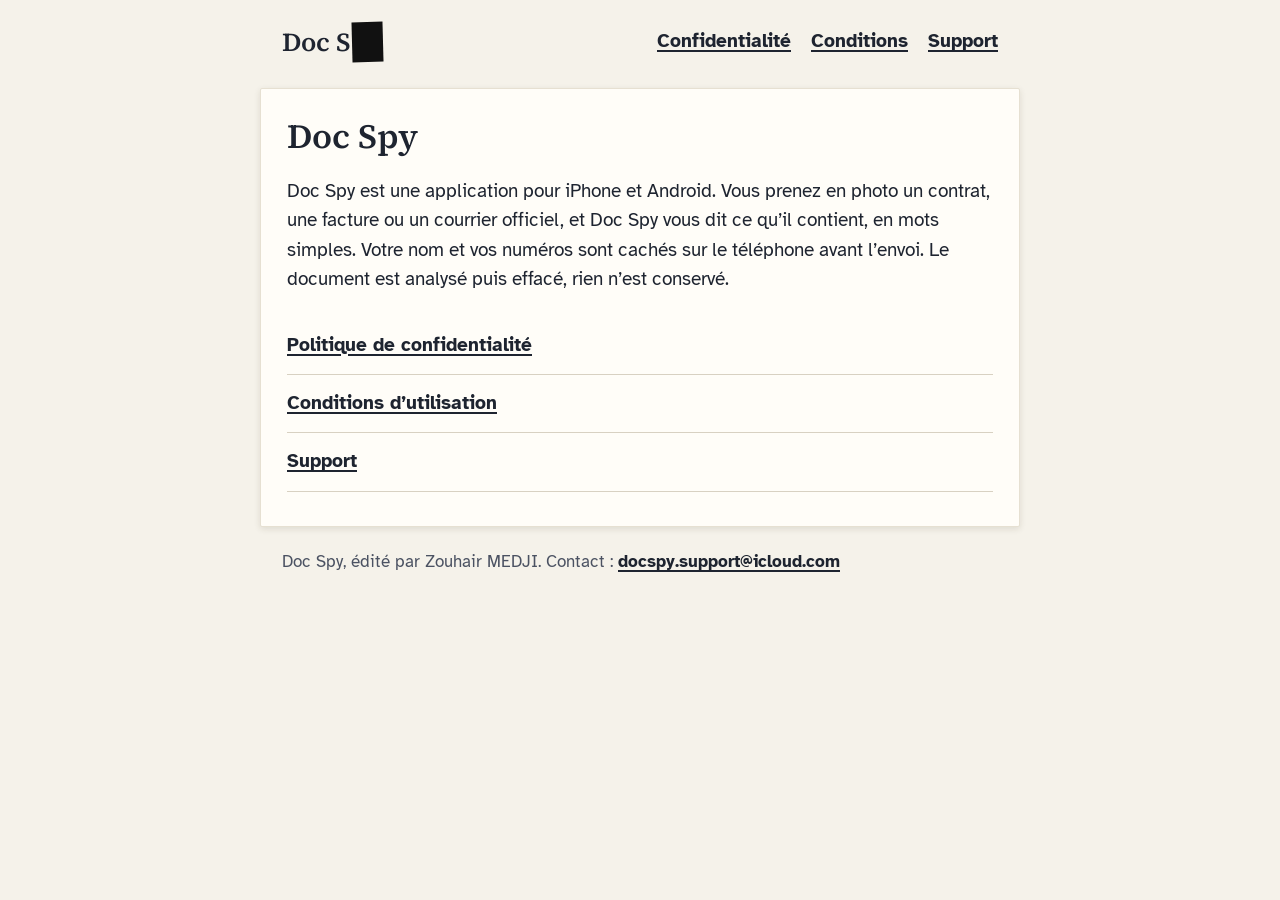
<file: index.html>
<!doctype html>
<html lang="fr">
<head>
<meta charset="utf-8">
<meta name="viewport" content="width=device-width, initial-scale=1">
<title>Accueil · Doc Spy</title>
<link rel="stylesheet" href="style.css">
</head>
<body>
<header>
  <a class="logo" href="./" aria-label="Doc Spy, accueil">Doc S<span class="caviar" aria-hidden="true">py</span></a>
  <nav>
    <a href="confidentialite.html">Confidentialité</a>
    <a href="conditions.html">Conditions</a>
    <a href="support.html">Support</a>
  </nav>
</header>
<main class="feuille">
<h1>Doc Spy</h1>
<p>Doc Spy est une application pour iPhone et Android. Vous prenez en photo un contrat, une facture ou un courrier officiel, et Doc Spy vous dit ce qu’il contient, en mots simples. Votre nom et vos numéros sont cachés sur le téléphone avant l’envoi. Le document est analysé puis effacé, rien n’est conservé.</p>
<ul class="sommaire">
  <li><a href="confidentialite.html">Politique de confidentialité</a></li>
  <li><a href="conditions.html">Conditions d’utilisation</a></li>
  <li><a href="support.html">Support</a></li>
</ul>
</main>
<footer>Doc Spy, édité par Zouhair MEDJI. Contact : <a href="mailto:docspy.support@icloud.com">docspy.support@icloud.com</a></footer>
</body>
</html>
</file>
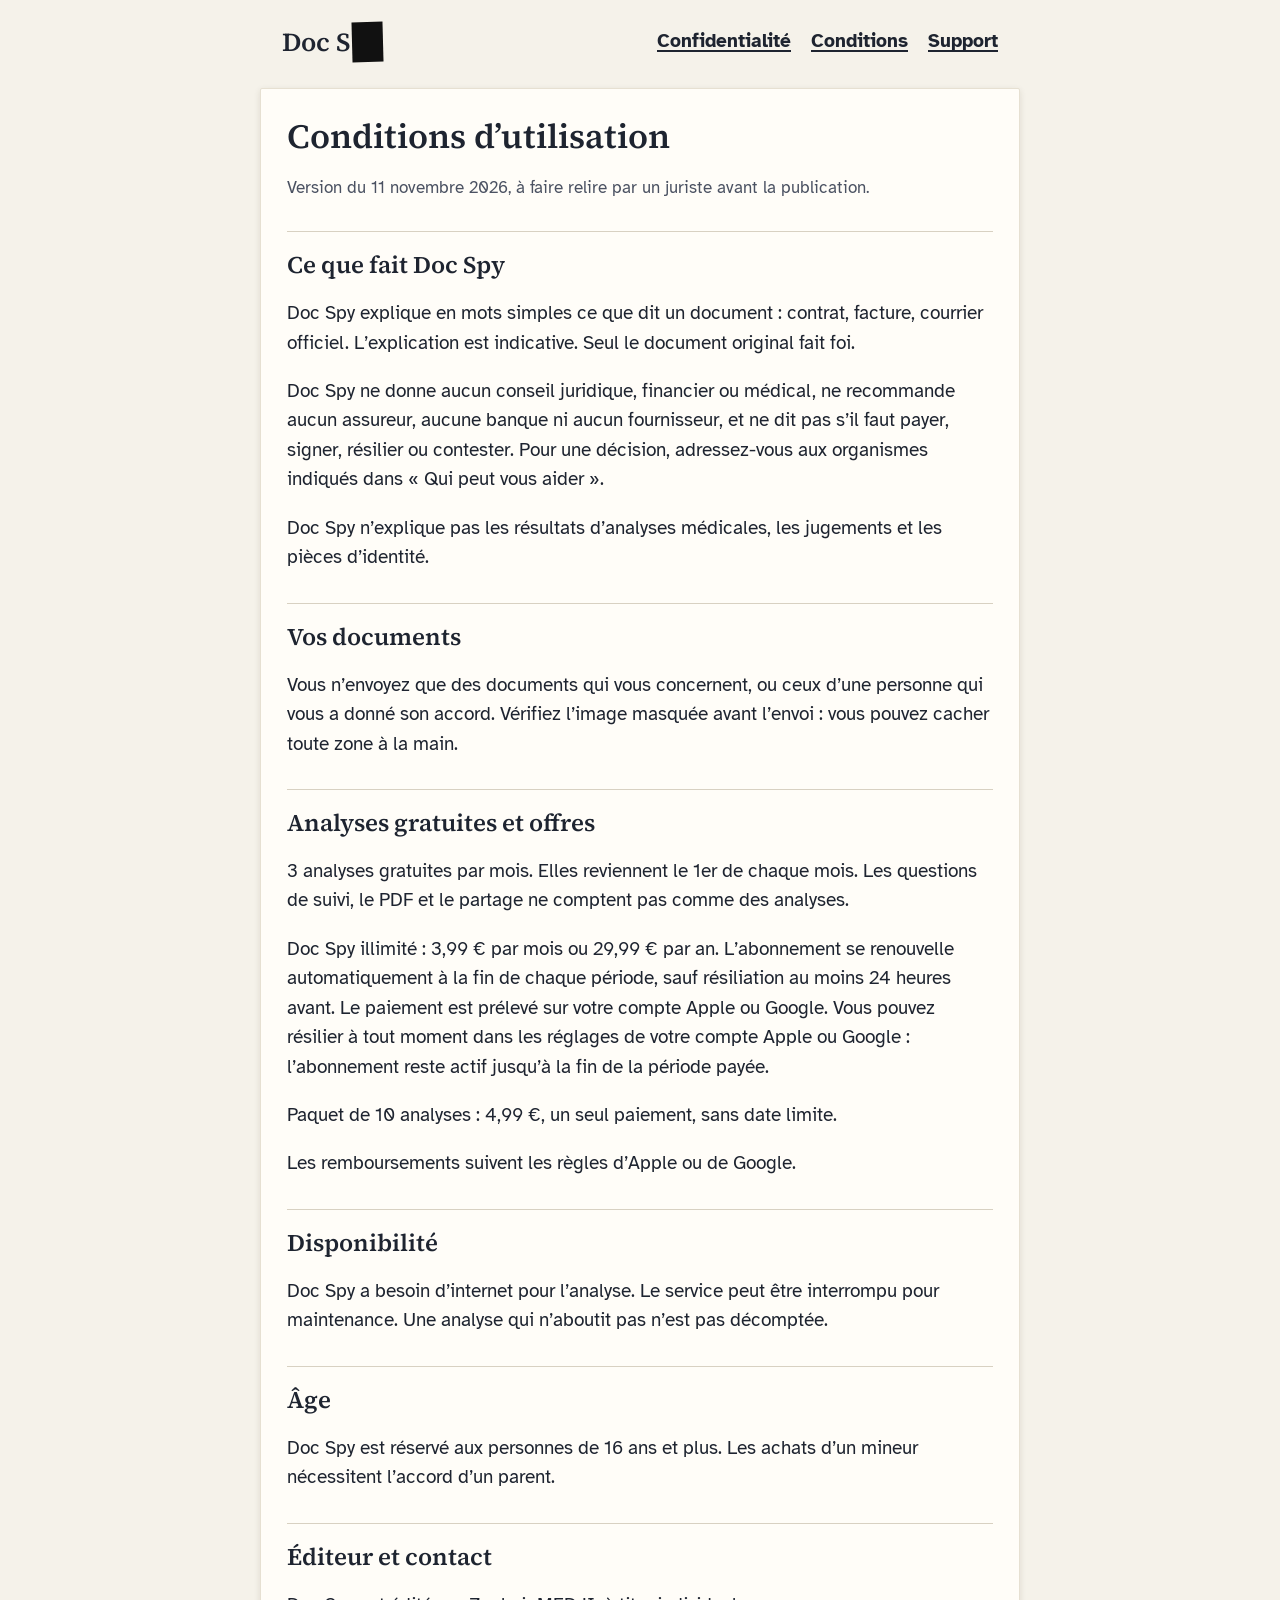
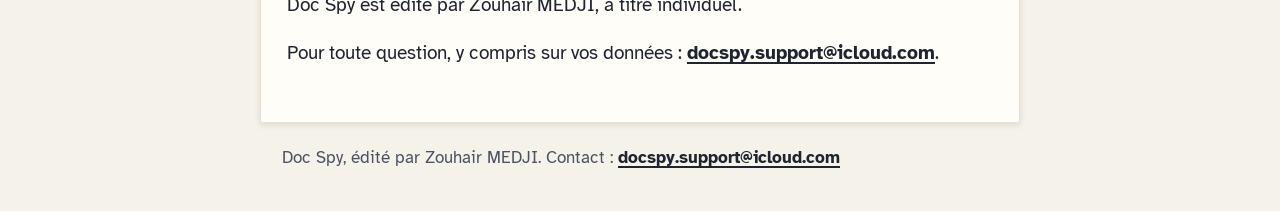
<file: conditions.html>
<!doctype html>
<html lang="fr">
<head>
<meta charset="utf-8">
<meta name="viewport" content="width=device-width, initial-scale=1">
<title>Conditions d’utilisation · Doc Spy</title>
<link rel="stylesheet" href="style.css">
</head>
<body>
<header>
  <a class="logo" href="./" aria-label="Doc Spy, accueil">Doc S<span class="caviar" aria-hidden="true">py</span></a>
  <nav>
    <a href="confidentialite.html">Confidentialité</a>
    <a href="conditions.html">Conditions</a>
    <a href="support.html">Support</a>
  </nav>
</header>
<main class="feuille">
<h1>Conditions d’utilisation</h1>
<p class="discret">Version du 11 novembre 2026, à faire relire par un juriste avant la publication.</p>
<h2>Ce que fait Doc Spy</h2>
<p>Doc Spy explique en mots simples ce que dit un document : contrat, facture, courrier officiel. L’explication est indicative. Seul le document original fait foi.</p>
<p>Doc Spy ne donne aucun conseil juridique, financier ou médical, ne recommande aucun assureur, aucune banque ni aucun fournisseur, et ne dit pas s’il faut payer, signer, résilier ou contester. Pour une décision, adressez-vous aux organismes indiqués dans « Qui peut vous aider ».</p>
<p>Doc Spy n’explique pas les résultats d’analyses médicales, les jugements et les pièces d’identité.</p>
<h2>Vos documents</h2>
<p>Vous n’envoyez que des documents qui vous concernent, ou ceux d’une personne qui vous a donné son accord. Vérifiez l’image masquée avant l’envoi : vous pouvez cacher toute zone à la main.</p>
<h2>Analyses gratuites et offres</h2>
<p>3 analyses gratuites par mois. Elles reviennent le 1er de chaque mois. Les questions de suivi, le PDF et le partage ne comptent pas comme des analyses.</p>
<p>Doc Spy illimité : 3,99 € par mois ou 29,99 € par an. L’abonnement se renouvelle automatiquement à la fin de chaque période, sauf résiliation au moins 24 heures avant. Le paiement est prélevé sur votre compte Apple ou Google. Vous pouvez résilier à tout moment dans les réglages de votre compte Apple ou Google : l’abonnement reste actif jusqu’à la fin de la période payée.</p>
<p>Paquet de 10 analyses : 4,99 €, un seul paiement, sans date limite.</p>
<p>Les remboursements suivent les règles d’Apple ou de Google.</p>
<h2>Disponibilité</h2>
<p>Doc Spy a besoin d’internet pour l’analyse. Le service peut être interrompu pour maintenance. Une analyse qui n’aboutit pas n’est pas décomptée.</p>
<h2>Âge</h2>
<p>Doc Spy est réservé aux personnes de 16 ans et plus. Les achats d’un mineur nécessitent l’accord d’un parent.</p>
<h2>Éditeur et contact</h2>
<p>Doc Spy est édité par Zouhair MEDJI, à titre individuel.</p>
<p>Pour toute question, y compris sur vos données : <a href="mailto:docspy.support@icloud.com">docspy.support@icloud.com</a>.</p>
</main>
<footer>Doc Spy, édité par Zouhair MEDJI. Contact : <a href="mailto:docspy.support@icloud.com">docspy.support@icloud.com</a></footer>
</body>
</html>
</file>
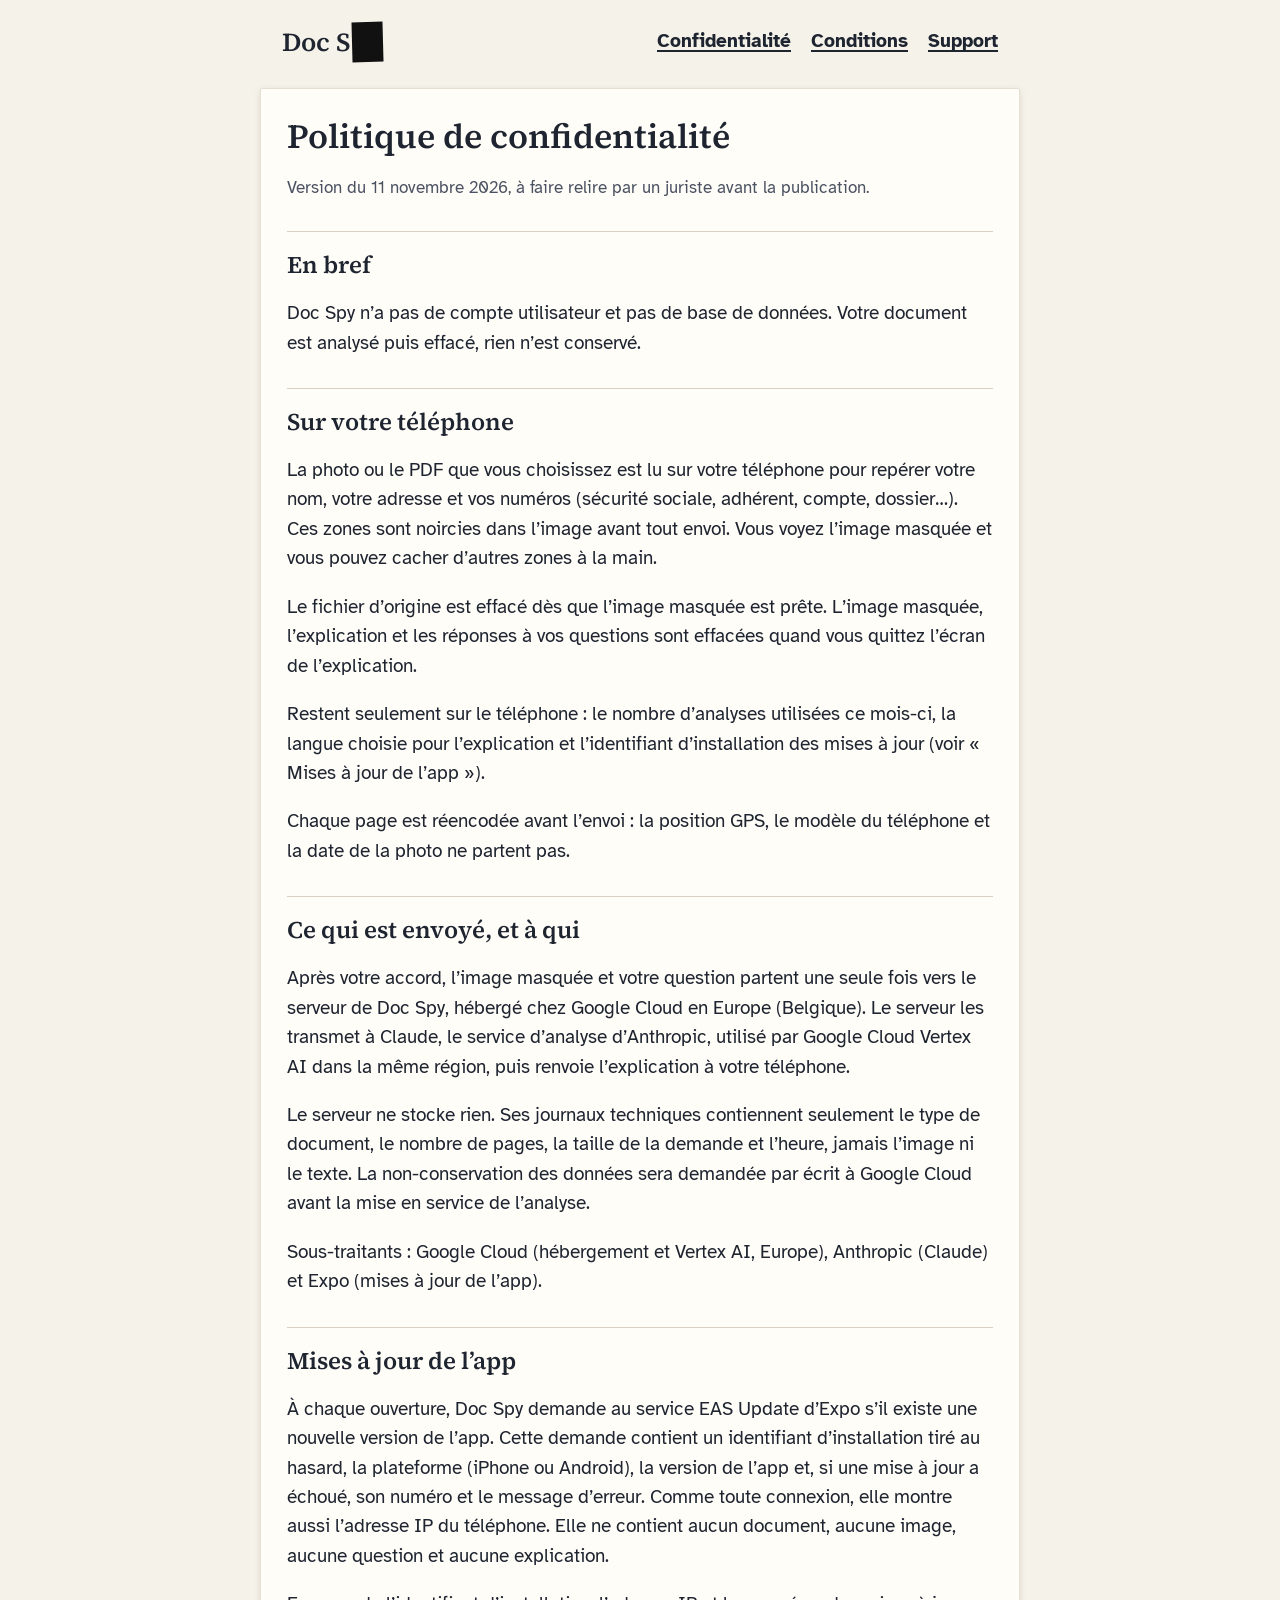
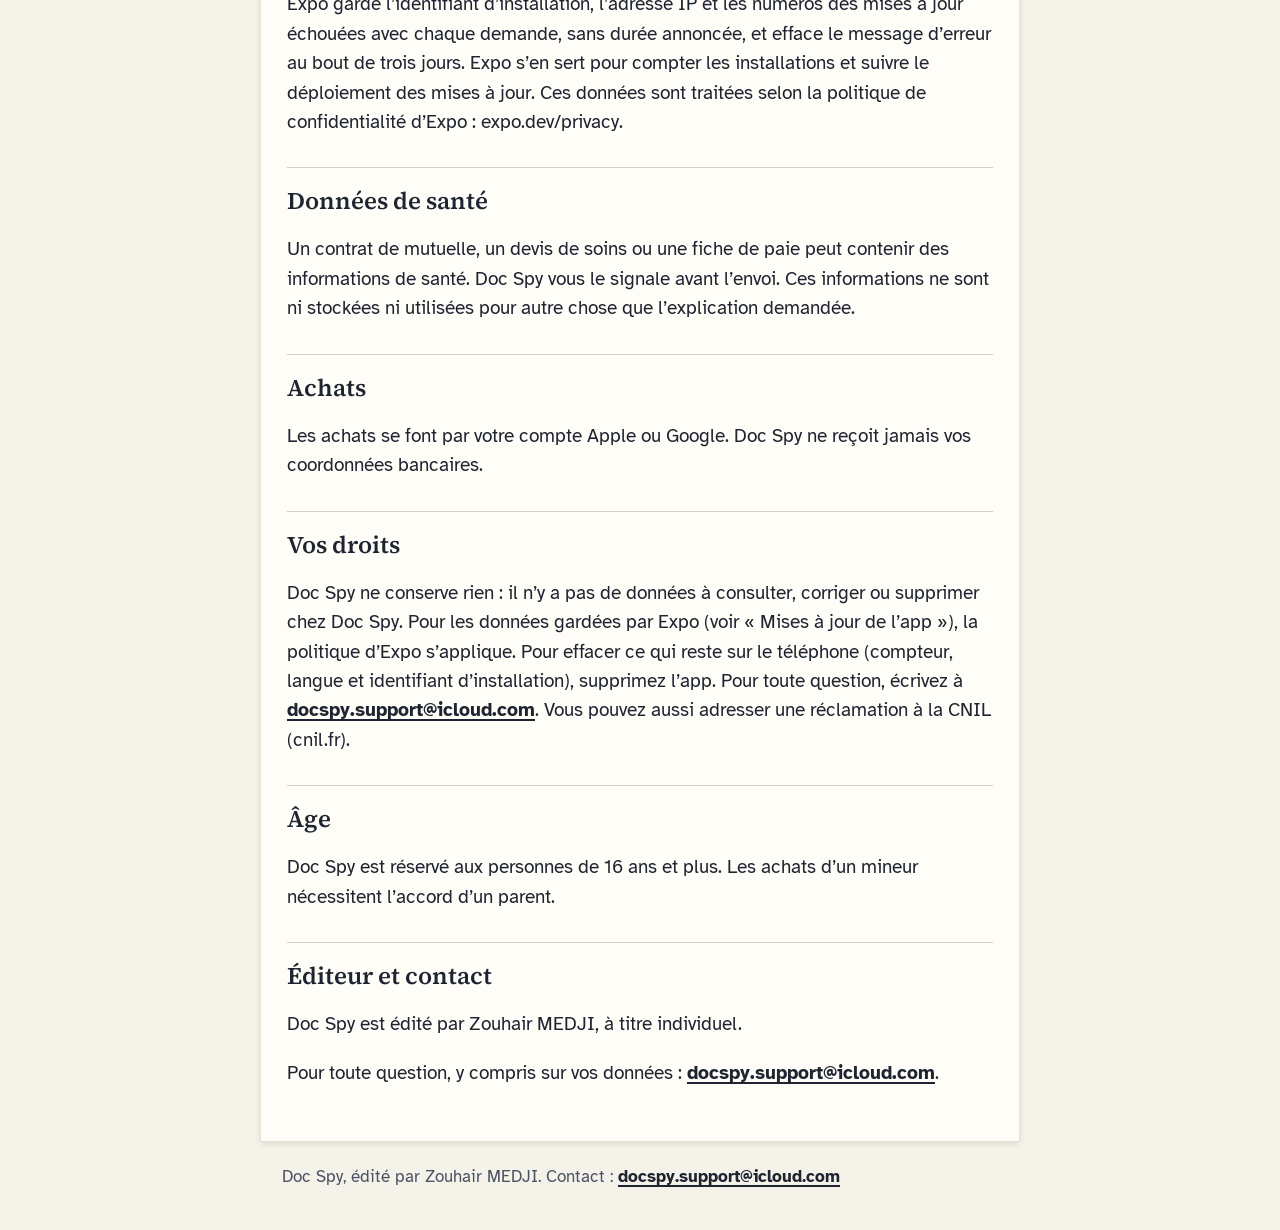
<file: confidentialite.html>
<!doctype html>
<html lang="fr">
<head>
<meta charset="utf-8">
<meta name="viewport" content="width=device-width, initial-scale=1">
<title>Politique de confidentialité · Doc Spy</title>
<link rel="stylesheet" href="style.css">
</head>
<body>
<header>
  <a class="logo" href="./" aria-label="Doc Spy, accueil">Doc S<span class="caviar" aria-hidden="true">py</span></a>
  <nav>
    <a href="confidentialite.html">Confidentialité</a>
    <a href="conditions.html">Conditions</a>
    <a href="support.html">Support</a>
  </nav>
</header>
<main class="feuille">
<h1>Politique de confidentialité</h1>
<p class="discret">Version du 11 novembre 2026, à faire relire par un juriste avant la publication.</p>
<h2>En bref</h2>
<p>Doc Spy n’a pas de compte utilisateur et pas de base de données. Votre document est analysé puis effacé, rien n’est conservé.</p>
<h2>Sur votre téléphone</h2>
<p>La photo ou le PDF que vous choisissez est lu sur votre téléphone pour repérer votre nom, votre adresse et vos numéros (sécurité sociale, adhérent, compte, dossier…). Ces zones sont noircies dans l’image avant tout envoi. Vous voyez l’image masquée et vous pouvez cacher d’autres zones à la main.</p>
<p>Le fichier d’origine est effacé dès que l’image masquée est prête. L’image masquée, l’explication et les réponses à vos questions sont effacées quand vous quittez l’écran de l’explication.</p>
<p>Restent seulement sur le téléphone : le nombre d’analyses utilisées ce mois-ci, la langue choisie pour l’explication et l’identifiant d’installation des mises à jour (voir « Mises à jour de l’app »).</p>
<p>Chaque page est réencodée avant l’envoi : la position GPS, le modèle du téléphone et la date de la photo ne partent pas.</p>
<h2>Ce qui est envoyé, et à qui</h2>
<p>Après votre accord, l’image masquée et votre question partent une seule fois vers le serveur de Doc Spy, hébergé chez Google Cloud en Europe (Belgique). Le serveur les transmet à Claude, le service d’analyse d’Anthropic, utilisé par Google Cloud Vertex AI dans la même région, puis renvoie l’explication à votre téléphone.</p>
<p>Le serveur ne stocke rien. Ses journaux techniques contiennent seulement le type de document, le nombre de pages, la taille de la demande et l’heure, jamais l’image ni le texte. La non-conservation des données sera demandée par écrit à Google Cloud avant la mise en service de l’analyse.</p>
<p>Sous-traitants : Google Cloud (hébergement et Vertex AI, Europe), Anthropic (Claude) et Expo (mises à jour de l’app).</p>
<h2>Mises à jour de l’app</h2>
<p>À chaque ouverture, Doc Spy demande au service EAS Update d’Expo s’il existe une nouvelle version de l’app. Cette demande contient un identifiant d’installation tiré au hasard, la plateforme (iPhone ou Android), la version de l’app et, si une mise à jour a échoué, son numéro et le message d’erreur. Comme toute connexion, elle montre aussi l’adresse IP du téléphone. Elle ne contient aucun document, aucune image, aucune question et aucune explication.</p>
<p>Expo garde l’identifiant d’installation, l’adresse IP et les numéros des mises à jour échouées avec chaque demande, sans durée annoncée, et efface le message d’erreur au bout de trois jours. Expo s’en sert pour compter les installations et suivre le déploiement des mises à jour. Ces données sont traitées selon la politique de confidentialité d’Expo : expo.dev/privacy.</p>
<h2>Données de santé</h2>
<p>Un contrat de mutuelle, un devis de soins ou une fiche de paie peut contenir des informations de santé. Doc Spy vous le signale avant l’envoi. Ces informations ne sont ni stockées ni utilisées pour autre chose que l’explication demandée.</p>
<h2>Achats</h2>
<p>Les achats se font par votre compte Apple ou Google. Doc Spy ne reçoit jamais vos coordonnées bancaires.</p>
<h2>Vos droits</h2>
<p>Doc Spy ne conserve rien : il n’y a pas de données à consulter, corriger ou supprimer chez Doc Spy. Pour les données gardées par Expo (voir « Mises à jour de l’app »), la politique d’Expo s’applique. Pour effacer ce qui reste sur le téléphone (compteur, langue et identifiant d’installation), supprimez l’app. Pour toute question, écrivez à <a href="mailto:docspy.support@icloud.com">docspy.support@icloud.com</a>. Vous pouvez aussi adresser une réclamation à la CNIL (cnil.fr).</p>
<h2>Âge</h2>
<p>Doc Spy est réservé aux personnes de 16 ans et plus. Les achats d’un mineur nécessitent l’accord d’un parent.</p>
<h2>Éditeur et contact</h2>
<p>Doc Spy est édité par Zouhair MEDJI, à titre individuel.</p>
<p>Pour toute question, y compris sur vos données : <a href="mailto:docspy.support@icloud.com">docspy.support@icloud.com</a>.</p>
</main>
<footer>Doc Spy, édité par Zouhair MEDJI. Contact : <a href="mailto:docspy.support@icloud.com">docspy.support@icloud.com</a></footer>
</body>
</html>
</file>
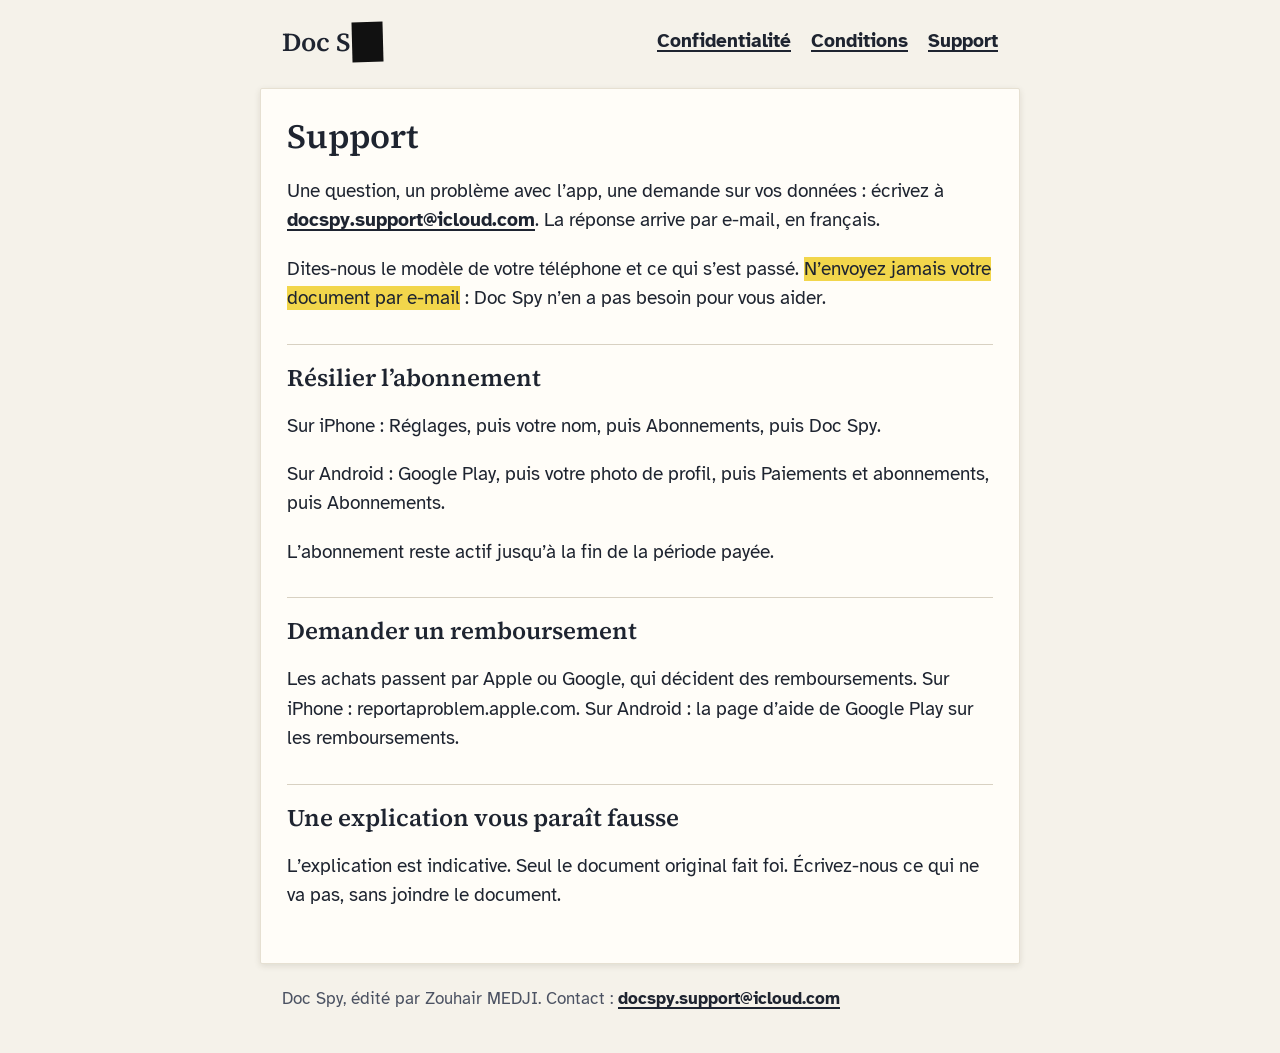
<file: support.html>
<!doctype html>
<html lang="fr">
<head>
<meta charset="utf-8">
<meta name="viewport" content="width=device-width, initial-scale=1">
<title>Support · Doc Spy</title>
<link rel="stylesheet" href="style.css">
</head>
<body>
<header>
  <a class="logo" href="./" aria-label="Doc Spy, accueil">Doc S<span class="caviar" aria-hidden="true">py</span></a>
  <nav>
    <a href="confidentialite.html">Confidentialité</a>
    <a href="conditions.html">Conditions</a>
    <a href="support.html">Support</a>
  </nav>
</header>
<main class="feuille">
<h1>Support</h1>
<p>Une question, un problème avec l’app, une demande sur vos données : écrivez à <a href="mailto:docspy.support@icloud.com">docspy.support@icloud.com</a>. La réponse arrive par e-mail, en français.</p>
<p>Dites-nous le modèle de votre téléphone et ce qui s’est passé. <mark>N’envoyez jamais votre document par e-mail</mark> : Doc Spy n’en a pas besoin pour vous aider.</p>
<h2>Résilier l’abonnement</h2>
<p>Sur iPhone : Réglages, puis votre nom, puis Abonnements, puis Doc Spy.</p>
<p>Sur Android : Google Play, puis votre photo de profil, puis Paiements et abonnements, puis Abonnements.</p>
<p>L’abonnement reste actif jusqu’à la fin de la période payée.</p>
<h2>Demander un remboursement</h2>
<p>Les achats passent par Apple ou Google, qui décident des remboursements. Sur iPhone : reportaproblem.apple.com. Sur Android : la page d’aide de Google Play sur les remboursements.</p>
<h2>Une explication vous paraît fausse</h2>
<p>L’explication est indicative. Seul le document original fait foi. Écrivez-nous ce qui ne va pas, sans joindre le document.</p>
</main>
<footer>Doc Spy, édité par Zouhair MEDJI. Contact : <a href="mailto:docspy.support@icloud.com">docspy.support@icloud.com</a></footer>
</body>
</html>
</file>
<file: style.css>
/* Même style que l'app : papier, encre, surligneur, barre noire. */
@font-face { font-family: "Atkinson Hyperlegible"; src: url("polices/AtkinsonHyperlegible_400Regular.ttf"); font-weight: 400; font-display: swap; }
@font-face { font-family: "Atkinson Hyperlegible"; src: url("polices/AtkinsonHyperlegible_700Bold.ttf"); font-weight: 700; font-display: swap; }
@font-face { font-family: "Source Serif 4"; src: url("polices/SourceSerif4_600SemiBold.ttf"); font-weight: 600; font-display: swap; }
:root { color-scheme: light; }
* { box-sizing: border-box; }
body {
  margin: 0;
  background: #F5F2EA;
  color: #1E2430;
  font-family: "Atkinson Hyperlegible", -apple-system, Helvetica, Arial, sans-serif;
  font-size: 19px;
  line-height: 1.55;
}
header, footer, main { max-width: 760px; margin: 0 auto; }
header { display: flex; flex-wrap: wrap; justify-content: space-between; align-items: center; gap: 12px 24px; padding: 22px 22px 8px; }
.logo { font-family: "Source Serif 4", Georgia, serif; font-weight: 600; font-size: 26px; color: #1E2430; text-decoration: none; }
.caviar { background: #111; color: transparent; display: inline-block; transform: rotate(-1.5deg); margin-left: 1px; }
nav { display: flex; flex-wrap: wrap; gap: 6px 20px; }
a { color: #1E2430; font-weight: 700; text-decoration-thickness: 2px; text-underline-offset: 3px; overflow-wrap: anywhere; }
.feuille {
  background: #FFFDF8;
  border: 1px solid #E6E0D2;
  border-radius: 2px;
  box-shadow: 0 2px 6px rgba(58, 47, 26, 0.12);
  margin-top: 18px;
  padding: 26px 26px 34px;
}
h1, h2 { font-family: "Source Serif 4", Georgia, serif; font-weight: 600; line-height: 1.25; }
h1 { font-size: 34px; margin: 0 0 6px; }
h2 { font-size: 24px; margin: 30px 0 6px; padding-top: 18px; border-top: 1px solid #D8D1C2; }
.discret, footer { color: #4B5262; font-size: 17px; }
mark { background: #F2D64B; color: #1E2430; }
.sommaire { list-style: none; padding: 0; margin: 22px 0 0; }
.sommaire li { padding: 14px 0; border-bottom: 1px solid #D8D1C2; }
footer { padding: 22px 22px 40px; }
@media (max-width: 600px) {
  body { font-size: 18px; }
  .feuille { margin: 12px 0 0; border-left: none; border-right: none; padding: 22px 18px 28px; }
  h1 { font-size: 30px; }
}
</file>
